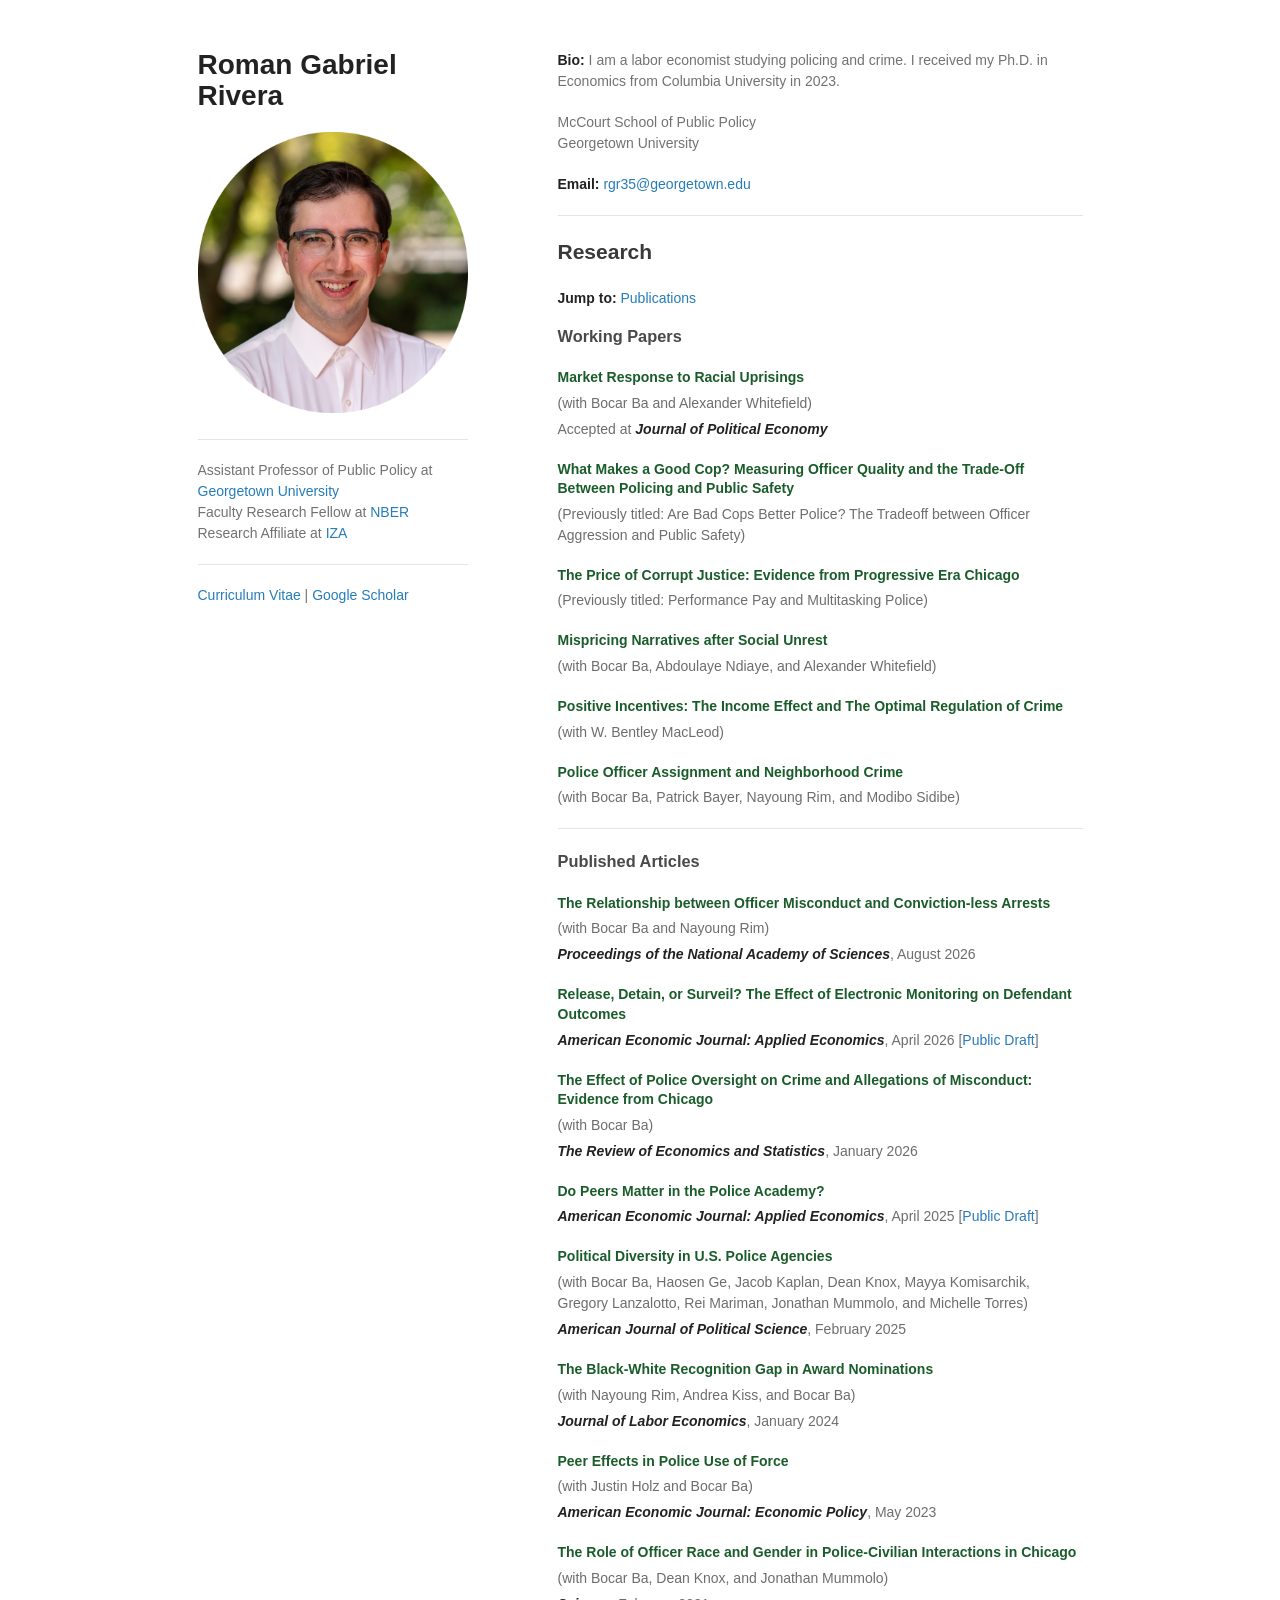
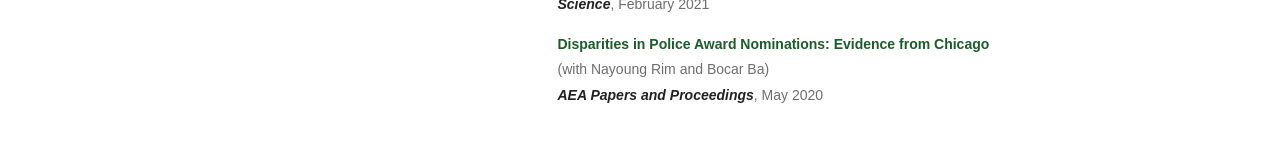
<file: index.html>
<!DOCTYPE html>
<html lang="en">
<head>
    <meta charset="UTF-8">
    <meta name="viewport" content="width=device-width, initial-scale=1.0">
    <title>Roman Gabriel Rivera</title>
    <meta name="description" content="Roman Gabriel Rivera is an Assistant Professor at Georgetown University's McCourt School of Public Policy. He is a labor economist studying policing and crime.">
    <link rel="canonical" href="https://romangrivera.com/">
    <meta property="og:title" content="Roman Gabriel Rivera — Labor Economist, Georgetown University">
    <meta property="og:description" content="Assistant Professor at Georgetown University's McCourt School of Public Policy. Labor economist studying policing and crime.">
    <meta property="og:url" content="https://romangrivera.com/">
    <meta property="og:type" content="website">
    <meta property="og:image" content="https://romangrivera.com/headshot.png">
    <meta name="twitter:card" content="summary">
    <link rel="stylesheet" href="style.css">
    <script type="application/ld+json">
    {
        "@context": "https://schema.org",
        "@type": "Person",
        "name": "Roman Gabriel Rivera",
        "url": "https://romangrivera.com",
        "jobTitle": "Assistant Professor",
        "worksFor": {
            "@type": "Organization",
            "name": "Georgetown University",
            "department": "McCourt School of Public Policy"
        },
        "alumniOf": {
            "@type": "Organization",
            "name": "Columbia University"
        },
        "email": "rgr35@georgetown.edu",
        "sameAs": [
            "https://scholar.google.com/citations?user=BFWTzM4AAAAJ&hl=en"
        ]
    }
    </script>
    <!-- Google Analytics -->
    <script async src="https://www.googletagmanager.com/gtag/js?id=G-NXE9NLSXXK"></script>
    <script>
        window.dataLayer = window.dataLayer || [];
        function gtag(){dataLayer.push(arguments);}
        gtag('js', new Date());
        gtag('config', 'G-NXE9NLSXXK');
    </script>
</head>
<body>
    <div class="wrapper">
        <header>
            <h1>Roman Gabriel Rivera</h1>
            <img src="headshot.png" alt="Roman Gabriel Rivera">
            <hr>
            <p class="header-title">Assistant Professor of Public Policy at <a href="https://gufaculty360.georgetown.edu/s/contact/0033600001YbqUXAAZ/roman-rivera?searchType=Contact-Info&searchText=roman%20rivera" target="_blank">Georgetown University</a><br>Faculty Research Fellow at <a href="https://www.nber.org/people/rgrivera" target="_blank">NBER</a><br>Research Affiliate at <a href="https://www.iza.org/people/affiliates/35868/roman-rivera" target="_blank">IZA</a></p>
            <hr>
            <p class="contactinfo"><a href="https://www.dropbox.com/scl/fi/hyw5ls09hq4ot2afj4civ/cv_romanrivera.pdf?rlkey=xcf3l7hxgc2vkfxpa8kewu5n8&st=caw869yw&dl=0" target="_blank">Curriculum Vitae</a> | <a href="https://scholar.google.com/citations?user=BFWTzM4AAAAJ&hl=en" target="_blank">Google Scholar</a></p>
        </header>

        <section>
            <p><strong>Bio:</strong> I am a labor economist studying policing and crime. I received my Ph.D. in Economics from Columbia University in 2023.</p>
            <p>McCourt School of Public Policy<br>Georgetown University</p>
            <p><strong>Email:</strong> <a href="mailto:rgr35@georgetown.edu">rgr35@georgetown.edu</a></p>

            <hr>

            <h2 id="research">Research</h2>
            <p class="jump-to"><strong>Jump to:</strong>
                <a href="#published">Publications</a>
            </p>

            <h3 id="working-papers">Working Papers</h3>

            <div class="research-work">
                <h3><a href="https://www.nber.org/papers/w31606" target="_blank">Market Response to Racial Uprisings</a></h3>
                <p class="work-muted">(with Bocar Ba and Alexander Whitefield)</p>
                <p class="work-muted">Accepted at <em>Journal of Political Economy</em></p>
            </div>

            <div class="research-work">
                <h3><a href="https://www.dropbox.com/scl/fi/ctv3uwa2q68t7ltc9t5ok/RiveraGoodCop2026.pdf?rlkey=yqre9q962jzydrtzx6tp0bbcf&dl=0" target="_blank">What Makes a Good Cop? Measuring Officer Quality and the Trade-Off Between Policing and Public Safety</a></h3>
                <p class="work-muted">(Previously titled: Are Bad Cops Better Police? The Tradeoff between Officer Aggression and Public Safety)</p>

            </div>

            <div class="research-work">
                <h3><a href="https://www.dropbox.com/scl/fi/twu7v443j5loijteuk35x/RiveraPrice.pdf?rlkey=2tnl7oinb8bnrydeajmznhxwz&st=1htrz70l&dl=0" target="_blank">The Price of Corrupt Justice: Evidence from Progressive Era Chicago</a></h3>
                <p class="work-muted">(Previously titled: Performance Pay and Multitasking Police)</p>
            </div>

            <div class="research-work">
                <h3><a href="https://www.nber.org/papers/w31857" target="_blank">Mispricing Narratives after Social Unrest</a></h3>
                <p class="work-muted">(with Bocar Ba, Abdoulaye Ndiaye, and Alexander Whitefield)</p>
            </div>

            <div class="research-work">
                <h3><a href="https://www.nber.org/papers/w32805" target="_blank">Positive Incentives: The Income Effect and The Optimal Regulation of Crime</a></h3>
                <p class="work-muted">(with W. Bentley MacLeod)</p>
            </div>

            <div class="research-work">
                <h3><a href="https://www.nber.org/papers/w29243" target="_blank">Police Officer Assignment and Neighborhood Crime</a></h3>
                <p class="work-muted">(with Bocar Ba, Patrick Bayer, Nayoung Rim, and Modibo Sidibe)</p>
            </div>

            <hr>

            <h3 id="published">Published Articles</h3>

            
            <div class="research-work">
                <h3><a href="https://www.pnas.org/doi/10.1073/pnas.2603437123" target="_blank">The Relationship between Officer Misconduct and Conviction-less Arrests</a></h3>
                <p class="work-muted">(with Bocar Ba and Nayoung Rim)</p>
                <p class="work-muted"><em>Proceedings of the National Academy of Sciences</em>, August 2026 </p>
            </div>

            <div class="research-work">
                <h3><a href="https://www.aeaweb.org/articles?id=10.1257/app.20240517" target="_blank">Release, Detain, or Surveil? The Effect of Electronic Monitoring on Defendant Outcomes</a></h3>
                <p class="work-muted"><em>American Economic Journal: Applied Economics</em>, April 2026 [<a href="public_drafts/current_draft_rds_03202025.pdf" target="_blank">Public Draft</a>]</p>
            </div>

            <div class="research-work">
                <h3><a href="https://direct.mit.edu/rest/article/doi/10.1162/rest_a_01377/117915/" target="_blank">The Effect of Police Oversight on Crime and Allegations of Misconduct: Evidence from Chicago</a></h3>
                <p class="work-muted">(with Bocar Ba)</p>
                <p class="work-muted"><em>The Review of Economics and Statistics</em>, January 2026</p>
            </div>

            <div class="research-work">
                <h3><a href="https://www.aeaweb.org/articles?id=10.1257/app.20220348" target="_blank">Do Peers Matter in the Police Academy?</a></h3>
                <p class="work-muted"><em>American Economic Journal: Applied Economics</em>, April 2025 [<a href="public_drafts/current_draft_peers_05262024.pdf" target="_blank">Public Draft</a>]</p>
            </div>

            <div class="research-work">
                <h3><a href="https://onlinelibrary.wiley.com/doi/full/10.1111/ajps.12945" target="_blank">Political Diversity in U.S. Police Agencies</a></h3>
                <p class="work-muted">(with Bocar Ba, Haosen Ge, Jacob Kaplan, Dean Knox, Mayya Komisarchik, Gregory Lanzalotto, Rei Mariman, Jonathan Mummolo, and Michelle Torres)</p>
                <p class="work-muted"><em>American Journal of Political Science</em>, February 2025</p>
            </div>

            <div class="research-work">
                <h3><a href="https://www.journals.uchicago.edu/doi/10.1086/722412" target="_blank">The Black-White Recognition Gap in Award Nominations</a></h3>
                <p class="work-muted">(with Nayoung Rim, Andrea Kiss, and Bocar Ba)</p>
                <p class="work-muted"><em>Journal of Labor Economics</em>, January 2024</p>
            </div>

            <div class="research-work">
                <h3><a href="https://www.aeaweb.org/articles?id=10.1257/pol.20200227" target="_blank">Peer Effects in Police Use of Force</a></h3>
                <p class="work-muted">(with Justin Holz and Bocar Ba)</p>
                <p class="work-muted"><em>American Economic Journal: Economic Policy</em>, May 2023</p>
            </div>

            <div class="research-work">
                <h3><a href="https://science.sciencemag.org/content/371/6530/696" target="_blank">The Role of Officer Race and Gender in Police-Civilian Interactions in Chicago</a></h3>
                <p class="work-muted">(with Bocar Ba, Dean Knox, and Jonathan Mummolo)</p>
                <p class="work-muted"><em>Science</em>, February 2021</p>
            </div>

            <div class="research-work">
                <h3><a href="https://www.aeaweb.org/articles?id=10.1257/pandp.20201118" target="_blank">Disparities in Police Award Nominations: Evidence from Chicago</a></h3>
                <p class="work-muted">(with Nayoung Rim and Bocar Ba)</p>
                <p class="work-muted"><em>AEA Papers and Proceedings</em>, May 2020</p>
            </div>
        </section>
    </div>
</body>
</html>
</file>
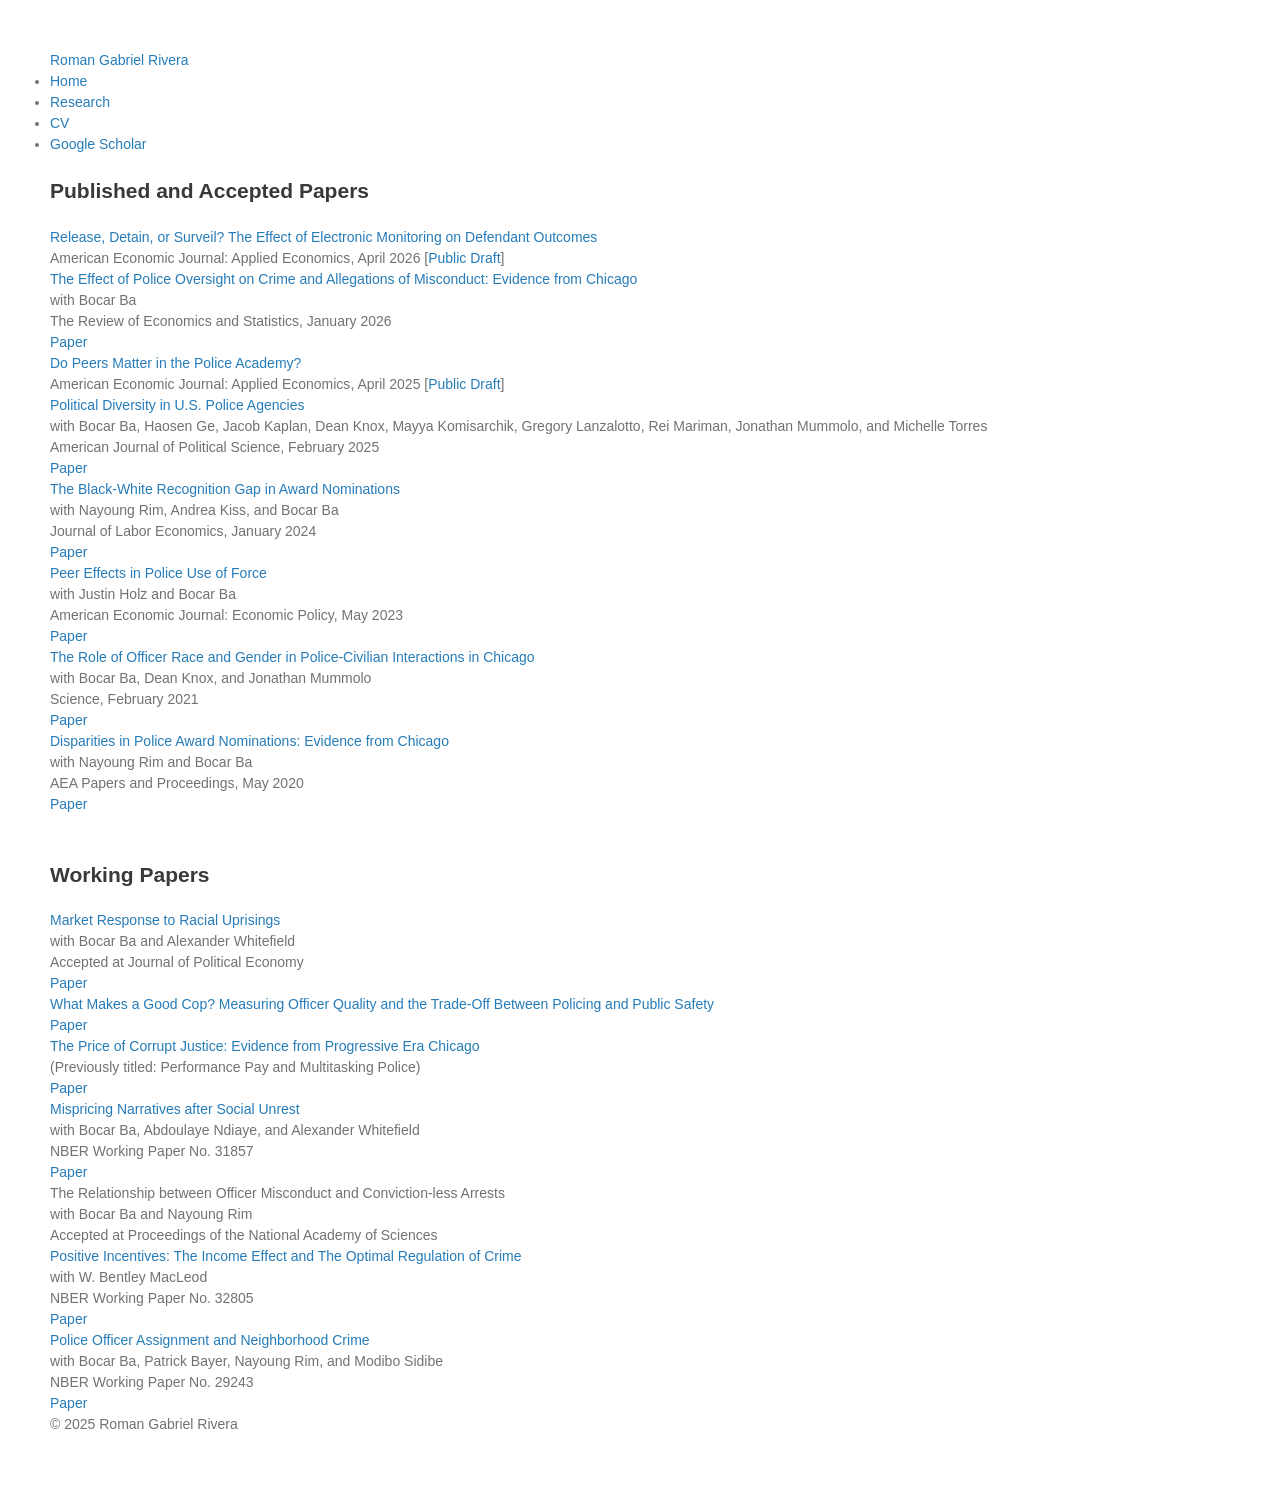
<file: research.html>
<!DOCTYPE html>
<html lang="en">
<head>
    <meta charset="UTF-8">
    <meta name="viewport" content="width=device-width, initial-scale=1.0">
    <title>Research — Roman Gabriel Rivera</title>
    <meta name="description" content="Research by Roman Gabriel Rivera on policing, crime, and labor economics. Published in Science, AEJ: Applied Economics, Review of Economics and Statistics, and more.">
    <link rel="canonical" href="https://romangrivera.com/research.html">
    <meta property="og:title" content="Research — Roman Gabriel Rivera">
    <meta property="og:description" content="Research on policing, crime, and labor economics. Published in Science, AEJ: Applied Economics, Review of Economics and Statistics, and more.">
    <meta property="og:url" content="https://romangrivera.com/research.html">
    <meta property="og:type" content="website">
    <link rel="stylesheet" href="style.css">
    <!-- Google Analytics -->
    <script async src="https://www.googletagmanager.com/gtag/js?id=G-NXE9NLSXXK"></script>
    <script>
        window.dataLayer = window.dataLayer || [];
        function gtag(){dataLayer.push(arguments);}
        gtag('js', new Date());
        gtag('config', 'G-NXE9NLSXXK');
    </script>
</head>
<body>
    <nav>
        <div class="container">
            <div class="site-name"><a href="index.html">Roman Gabriel Rivera</a></div>
            <ul>
                <li><a href="index.html">Home</a></li>
                <li><a href="research.html" class="active">Research</a></li>
                <li><a href="https://www.dropbox.com/scl/fi/hyw5ls09hq4ot2afj4civ/cv_romanrivera.pdf?rlkey=xcf3l7hxgc2vkfxpa8kewu5n8&st=caw869yw&dl=0" target="_blank">CV</a></li>
                <li><a href="https://scholar.google.com/citations?user=BFWTzM4AAAAJ&hl=en" target="_blank">Google Scholar</a></li>
            </ul>
        </div>
    </nav>

    <main class="container page-content">
        <h2 class="section-heading">Published and Accepted Papers</h2>

        <div class="paper">
            <div class="paper-title"><a href="https://github.com/romgariv/ReleaseDetainSurveil/blob/master/rivera_jmp.pdf" target="_blank">Release, Detain, or Surveil? The Effect of Electronic Monitoring on Defendant Outcomes</a></div>
            <div class="paper-journal"><span class="journal-name">American Economic Journal: Applied Economics</span>, April 2026 [<a href="public_drafts/current_draft_rds_03202025.pdf" target="_blank">Public Draft</a>]</div>
        </div>

        <div class="paper">
            <div class="paper-title"><a href="https://direct.mit.edu/rest/article/doi/10.1162/rest_a_01377/117915/" target="_blank">The Effect of Police Oversight on Crime and Allegations of Misconduct: Evidence from Chicago</a></div>
            <div class="paper-authors">with Bocar Ba</div>
            <div class="paper-journal"><span class="journal-name">The Review of Economics and Statistics</span>, January 2026</div>
            <div class="paper-links"><a href="https://direct.mit.edu/rest/article/doi/10.1162/rest_a_01377/117915/" target="_blank">Paper</a></div>
        </div>

        <div class="paper">
            <div class="paper-title"><a href="https://www.aeaweb.org/articles?id=10.1257/app.20220348" target="_blank">Do Peers Matter in the Police Academy?</a></div>
            <div class="paper-journal"><span class="journal-name">American Economic Journal: Applied Economics</span>, April 2025 [<a href="public_drafts/current_draft_peers_05262024.pdf" target="_blank">Public Draft</a>]</div>
        </div>

        <div class="paper">
            <div class="paper-title"><a href="https://onlinelibrary.wiley.com/doi/full/10.1111/ajps.12945" target="_blank">Political Diversity in U.S. Police Agencies</a></div>
            <div class="paper-authors">with Bocar Ba, Haosen Ge, Jacob Kaplan, Dean Knox, Mayya Komisarchik, Gregory Lanzalotto, Rei Mariman, Jonathan Mummolo, and Michelle Torres</div>
            <div class="paper-journal"><span class="journal-name">American Journal of Political Science</span>, February 2025</div>
            <div class="paper-links"><a href="https://onlinelibrary.wiley.com/doi/full/10.1111/ajps.12945" target="_blank">Paper</a></div>
        </div>

        <div class="paper">
            <div class="paper-title"><a href="https://www.journals.uchicago.edu/doi/10.1086/722412" target="_blank">The Black-White Recognition Gap in Award Nominations</a></div>
            <div class="paper-authors">with Nayoung Rim, Andrea Kiss, and Bocar Ba</div>
            <div class="paper-journal"><span class="journal-name">Journal of Labor Economics</span>, January 2024</div>
            <div class="paper-links"><a href="https://www.journals.uchicago.edu/doi/10.1086/722412" target="_blank">Paper</a></div>
        </div>

        <div class="paper">
            <div class="paper-title"><a href="https://www.aeaweb.org/articles?id=10.1257/pol.20200227" target="_blank">Peer Effects in Police Use of Force</a></div>
            <div class="paper-authors">with Justin Holz and Bocar Ba</div>
            <div class="paper-journal"><span class="journal-name">American Economic Journal: Economic Policy</span>, May 2023</div>
            <div class="paper-links"><a href="https://www.aeaweb.org/articles?id=10.1257/pol.20200227" target="_blank">Paper</a></div>
        </div>

        <div class="paper">
            <div class="paper-title"><a href="https://science.sciencemag.org/content/371/6530/696" target="_blank">The Role of Officer Race and Gender in Police-Civilian Interactions in Chicago</a></div>
            <div class="paper-authors">with Bocar Ba, Dean Knox, and Jonathan Mummolo</div>
            <div class="paper-journal"><span class="journal-name">Science</span>, February 2021</div>
            <div class="paper-links"><a href="https://science.sciencemag.org/content/371/6530/696" target="_blank">Paper</a></div>
        </div>

        <div class="paper">
            <div class="paper-title"><a href="https://www.aeaweb.org/articles?id=10.1257/pandp.20201118" target="_blank">Disparities in Police Award Nominations: Evidence from Chicago</a></div>
            <div class="paper-authors">with Nayoung Rim and Bocar Ba</div>
            <div class="paper-journal"><span class="journal-name">AEA Papers and Proceedings</span>, May 2020</div>
            <div class="paper-links"><a href="https://www.aeaweb.org/articles?id=10.1257/pandp.20201118" target="_blank">Paper</a></div>
        </div>

        <h2 class="section-heading" style="margin-top: 44px;">Working Papers</h2>

        <div class="paper">
            <div class="paper-title"><a href="https://www.dropbox.com/scl/fi/fmz3oa4tdsq6idftdfmvt/marketresponse_aug2023.pdf" target="_blank">Market Response to Racial Uprisings</a></div>
            <div class="paper-authors">with Bocar Ba and Alexander Whitefield</div>
            <div class="paper-status">Accepted at Journal of Political Economy</div>
            <div class="paper-links"><a href="https://www.dropbox.com/scl/fi/fmz3oa4tdsq6idftdfmvt/marketresponse_aug2023.pdf" target="_blank">Paper</a></div>
        </div>

        <div class="paper">
            <div class="paper-title"><a href="https://www.dropbox.com/scl/fi/ctv3uwa2q68t7ltc9t5ok/RiveraGoodCop2026.pdf?rlkey=yqre9q962jzydrtzx6tp0bbcf&dl=0" target="_blank">What Makes a Good Cop? Measuring Officer Quality and the Trade-Off Between Policing and Public Safety</a></div>
            <div class="paper-links"><a href="https://www.dropbox.com/scl/fi/ctv3uwa2q68t7ltc9t5ok/RiveraGoodCop2026.pdf?rlkey=yqre9q962jzydrtzx6tp0bbcf&dl=0" target="_blank">Paper</a></div>
        </div>

        <div class="paper">
            <div class="paper-title"><a href="https://www.dropbox.com/scl/fi/twu7v443j5loijteuk35x/RiveraPrice.pdf?rlkey=2tnl7oinb8bnrydeajmznhxwz&st=1htrz70l&dl=0" target="_blank">The Price of Corrupt Justice: Evidence from Progressive Era Chicago</a></div>
            <div class="paper-status">(Previously titled: Performance Pay and Multitasking Police)</div>
            <div class="paper-links"><a href="https://www.dropbox.com/scl/fi/twu7v443j5loijteuk35x/RiveraPrice.pdf?rlkey=2tnl7oinb8bnrydeajmznhxwz&st=1htrz70l&dl=0" target="_blank">Paper</a></div>
        </div>

        <div class="paper">
            <div class="paper-title"><a href="https://www.nber.org/papers/w31857" target="_blank">Mispricing Narratives after Social Unrest</a></div>
            <div class="paper-authors">with Bocar Ba, Abdoulaye Ndiaye, and Alexander Whitefield</div>
            <div class="paper-status">NBER Working Paper No. 31857</div>
            <div class="paper-links"><a href="https://www.nber.org/papers/w31857" target="_blank">Paper</a></div>
        </div>
        <div class="paper">
           <div class="paper-title">The Relationship between Officer Misconduct and Conviction-less Arrests</div>
            <div class="paper-authors">with Bocar Ba and Nayoung Rim</div>
            <div class="paper-status">Accepted at Proceedings of the National Academy of Sciences</div>
            <div class="paper-links"></div>
        </div>
        
        <div class="paper">
            <div class="paper-title"><a href="https://www.nber.org/papers/w32805" target="_blank">Positive Incentives: The Income Effect and The Optimal Regulation of Crime</a></div>
            <div class="paper-authors">with W. Bentley MacLeod</div>
            <div class="paper-status">NBER Working Paper No. 32805</div>
            <div class="paper-links"><a href="https://www.nber.org/papers/w32805" target="_blank">Paper</a></div>
        </div>

        <div class="paper">
            <div class="paper-title"><a href="https://www.nber.org/papers/w29243" target="_blank">Police Officer Assignment and Neighborhood Crime</a></div>
            <div class="paper-authors">with Bocar Ba, Patrick Bayer, Nayoung Rim, and Modibo Sidibe</div>
            <div class="paper-status">NBER Working Paper No. 29243</div>
            <div class="paper-links"><a href="https://www.nber.org/papers/w29243" target="_blank">Paper</a></div>
        </div>
    </main>

    <footer>
        <div class="container">&copy; 2025 Roman Gabriel Rivera</div>
    </footer>
</body>
</html>
</file>
<file: style.css>
/* ===== Reset & Base ===== */
*, *::before, *::after {
    box-sizing: border-box;
    margin: 0;
    padding: 0;
}

body {
    background-color: #fff;
    padding: 50px;
    font: 14px/1.5 "Helvetica Neue", Helvetica, Arial, sans-serif;
    color: #727272;
    font-weight: 400;
}

h1, h2, h3, h4, h5, h6 {
    color: #222;
    margin: 0 0 20px;
}

h1 {
    font-size: 28px;
}

h2 {
    color: #393939;
}

h3 {
    color: #494949;
}

p, ul, ol, table, pre, dl {
    margin: 0 0 20px;
}

a {
    color: #267CB9;
    text-decoration: none;
}

a:hover, a:focus {
    color: #046;
}

strong {
    color: #222;
    font-weight: 700;
}

img {
    max-width: 100%;
}

hr {
    border: 0;
    background: #e5e5e5;
    height: 1px;
    margin: 20px 0;
}

/* ===== Layout ===== */
.wrapper {
    max-width: 885px;
    margin: 0 auto;
}

/* ===== Header / Sidebar ===== */
header {
    width: 270px;
    float: left;
    position: fixed;
    -webkit-font-smoothing: subpixel-antialiased;
}

header h1 {
    line-height: 1.1;
}

.header-title {
    color: #727272;
    margin: 0 0 20px;
}

p.contactinfo {
    margin: 0 0 10px;
}

/* ===== Main Content ===== */
section {
    width: 525px;
    float: right;
    padding-bottom: 50px;
}

/* ===== Research ===== */
.jump-to {
    margin: 0 0 15px;
}

.research-work {
    margin-bottom: 10px;
}

.research-work h3 {
    margin: 20px 0 5px;
    font-size: 14px;
    line-height: 1.4;
    color: #1a5c2a;
}

.research-work h3 a {
    color: #1a5c2a;
}

.research-work h3 a:hover,
.research-work h3 a:focus {
    color: #124020;
}

.research-work .work-muted {
    color: #6d6d6d;
    margin: 0 0 5px;
}

.research-work .work-muted em {
    color: #222;
    font-weight: 600;
}

/* ===== Responsive ===== */
@media print, screen and (max-width: 960px) {
    header, section {
        float: none;
        position: static;
        width: auto;
    }

    header img {
        max-width: 270px;
    }

    section {
        border: 1px solid #e5e5e5;
        border-width: 1px 0;
        padding: 20px 0;
        margin: 0 0 20px;
    }
}

@media print, screen and (max-width: 720px) {
    body {
        word-wrap: break-word;
    }
}

@media print, screen and (max-width: 480px) {
    body {
        padding: 15px;
    }
}
</file>
